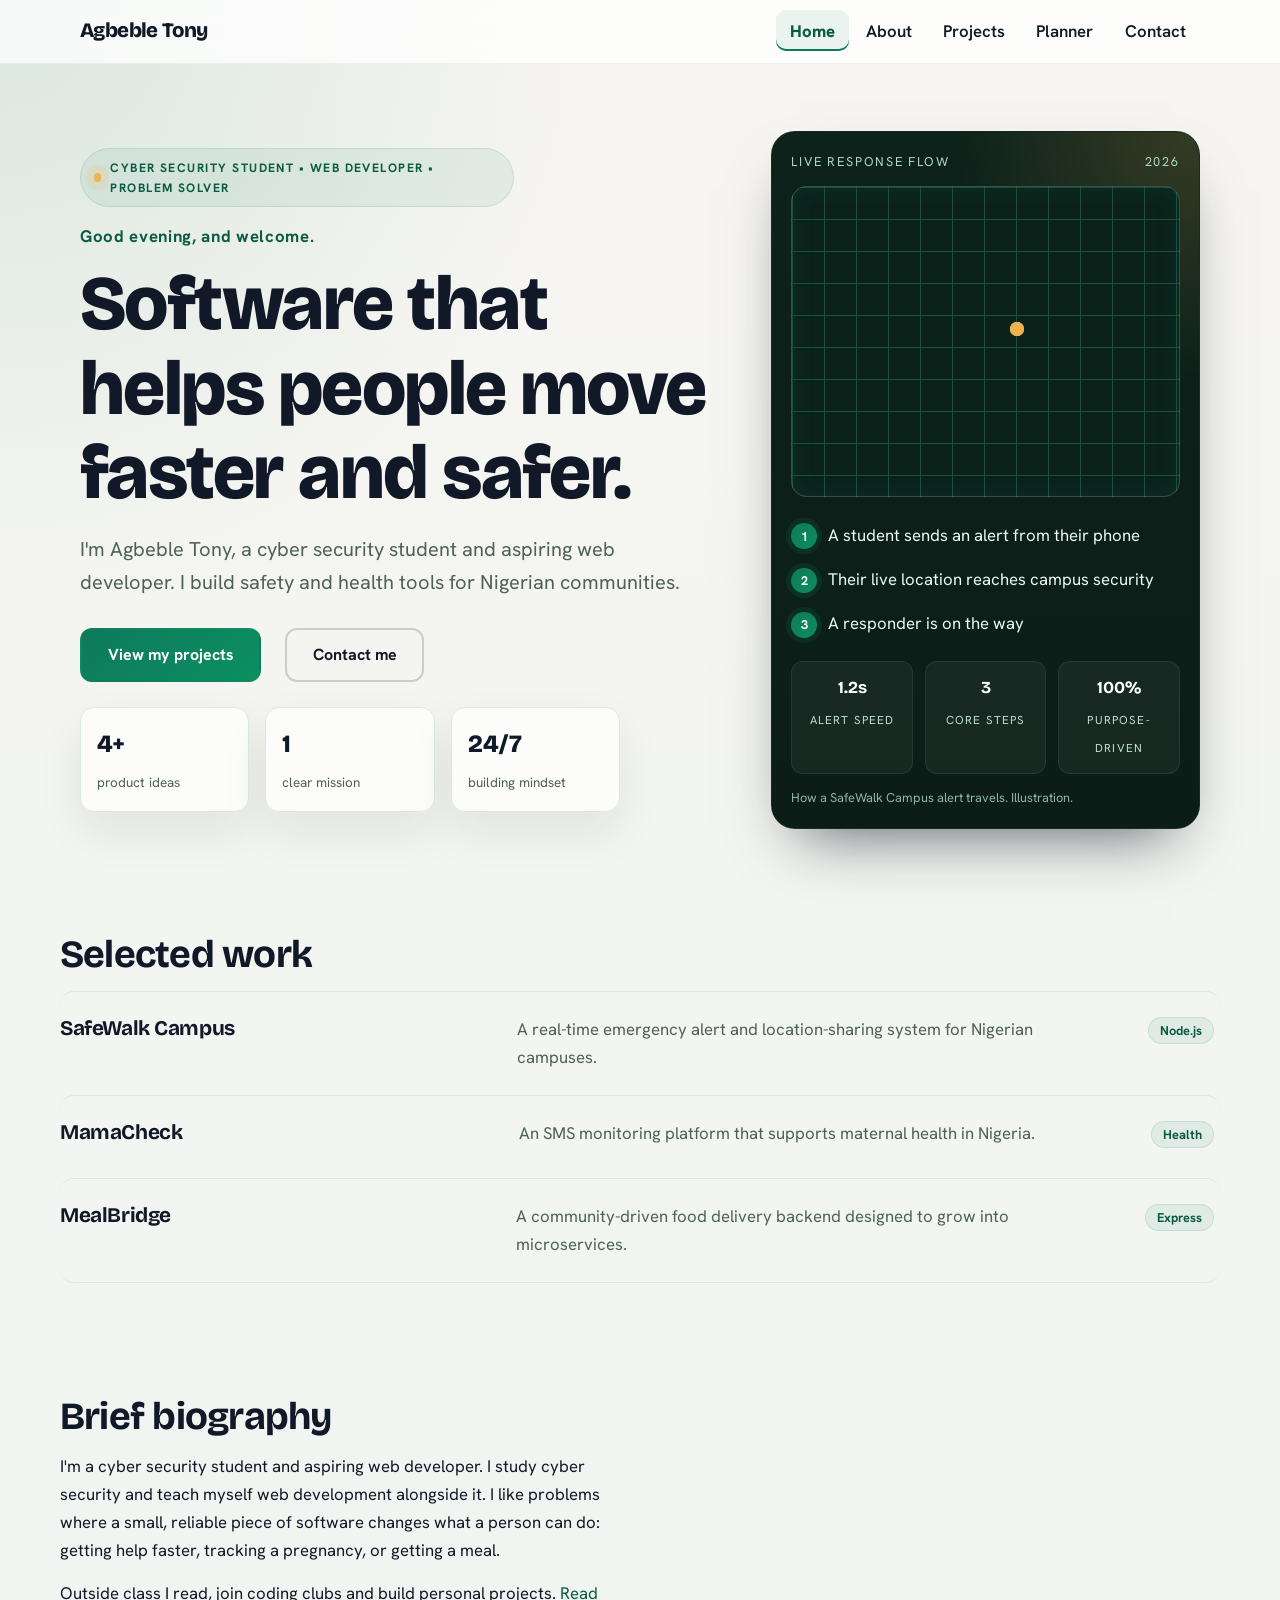
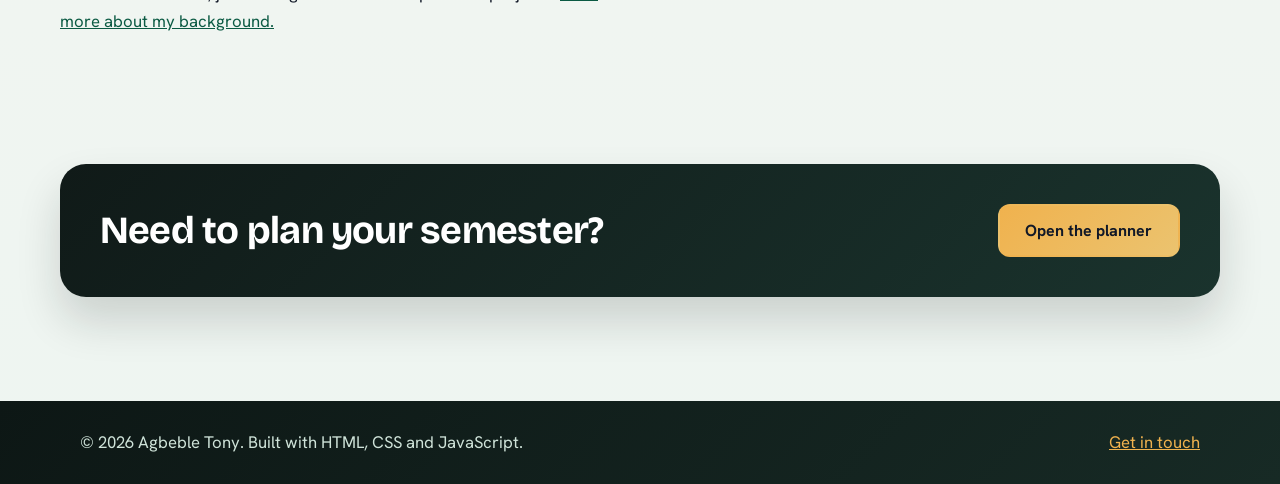
<file: student-portfolio/index.html>
<!DOCTYPE html>
<html lang="en">
<head>
  <meta charset="UTF-8">
  <meta name="viewport" content="width=device-width, initial-scale=1.0">
  <meta name="description" content="Agbeble Tony is a cyber security student and aspiring web developer building safety and health tools for Nigerian communities.">
  <title>Agbeble Tony | Cyber Security Student &amp; Web Developer</title>
  <link rel="preconnect" href="https://fonts.googleapis.com">
  <link rel="preconnect" href="https://fonts.gstatic.com" crossorigin>
  <link rel="stylesheet" href="https://fonts.googleapis.com/css2?family=Bricolage+Grotesque:opsz,wght@12..96,500;12..96,700;12..96,800&family=Hanken+Grotesk:wght@400;500;600;700&display=swap">
  <link rel="stylesheet" href="css/style.css">
</head>
<body>
  <a class="skip" href="#main">Skip to content</a>
  <header class="site-header">
    <nav class="nav-bar" aria-label="Main navigation">
      <a href="index.html" class="logo">Agbeble Tony</a>
      <ul class="nav-links" id="navLinks">
        <li><a href="index.html">Home</a></li>
        <li><a href="about.html">About</a></li>
        <li><a href="projects.html">Projects</a></li>
        <li><a href="planner.html">Planner</a></li>
        <li><a href="contact.html">Contact</a></li>
      </ul>
    </nav>
  </header>

  <main id="main">
    <section class="wrap hero">
      <div class="hero-copy">
        <p class="eyebrow">Cyber security student • web developer • problem solver</p>
        <p id="greeting">Welcome!</p>
        <h1>Software that helps people move faster and safer.</h1>
        <p class="lead">I'm Agbeble Tony, a cyber security student and aspiring web developer. I build safety and health tools for Nigerian communities.</p>
        <div class="cta-group">
          <a href="/student-portfolio/projects.html" class="btn">View my projects</a>
          <a href="/student-portfolio/contact.html" class="btn ghost">Contact me</a>
        </div>
        <div class="hero-stats" aria-label="Quick stats">
          <div><strong>4+</strong><span>product ideas</span></div>
          <div><strong>1</strong><span>clear mission</span></div>
          <div><strong>24/7</strong><span>building mindset</span></div>
        </div>
      </div>
      <figure class="radar premium-panel">
        <div class="radar-top"><span>Live response flow</span><span>2026</span></div>
        <div class="radar-map" aria-hidden="true"><span class="ping"></span></div>
        <ol class="flow">
          <li>A student sends an alert from their phone</li>
          <li>Their live location reaches campus security</li>
          <li>A responder is on the way</li>
        </ol>
        <div class="metric-grid">
          <div class="metric"><strong>1.2s</strong><span>Alert speed</span></div>
          <div class="metric"><strong>3</strong><span>Core steps</span></div>
          <div class="metric"><strong>100%</strong><span>Purpose-driven</span></div>
        </div>
        <figcaption>How a SafeWalk Campus alert travels. Illustration.</figcaption>
      </figure>
    </section>

    <section class="wrap section">
      <h2>Selected work</h2>
      <a class="work-row" href="projects.html">
        <h3>SafeWalk Campus</h3>
        <p>A real-time emergency alert and location-sharing system for Nigerian campuses.</p>
        <span class="tag">Node.js</span>
      </a>
      <a class="work-row" href="projects.html">
        <h3>MamaCheck</h3>
        <p>An SMS monitoring platform that supports maternal health in Nigeria.</p>
        <span class="tag">Health</span>
      </a>
      <a class="work-row" href="/student-portfolio/projects.html">
        <h3>MealBridge</h3>
        <p>A community-driven food delivery backend designed to grow into microservices.</p>
        <span class="tag">Express</span>
      </a>
    </section>

    <section class="wrap section">
      <h2>Brief biography</h2>
      <p>I'm a cyber security student and aspiring web developer. I study cyber security and teach myself web development alongside it. I like problems where a small, reliable piece of software changes what a person can do: getting help faster, tracking a pregnancy, or getting a meal.</p>
      <p>Outside class I read, join coding clubs and build personal projects. <a href="/student-portfolio/about.html">Read more about my background.</a></p>
    </section>

    <section class="wrap section">
      <div class="band">
        <h2>Need to plan your semester?</h2>
        <a href="/student-portfolio/planner.html" class="btn">Open the planner</a>
      </div>
    </section>
  </main>

  <footer class="site-footer">
    <div class="wrap">
      <p>&copy; <span id="year">2026</span> Agbeble Tony. Built with HTML, CSS and JavaScript.</p>
      <p><a href="contact.html">Get in touch</a></p>
    </div>
  </footer>
  <script src="js/main.js"></script>
</body>
</html>
</file>
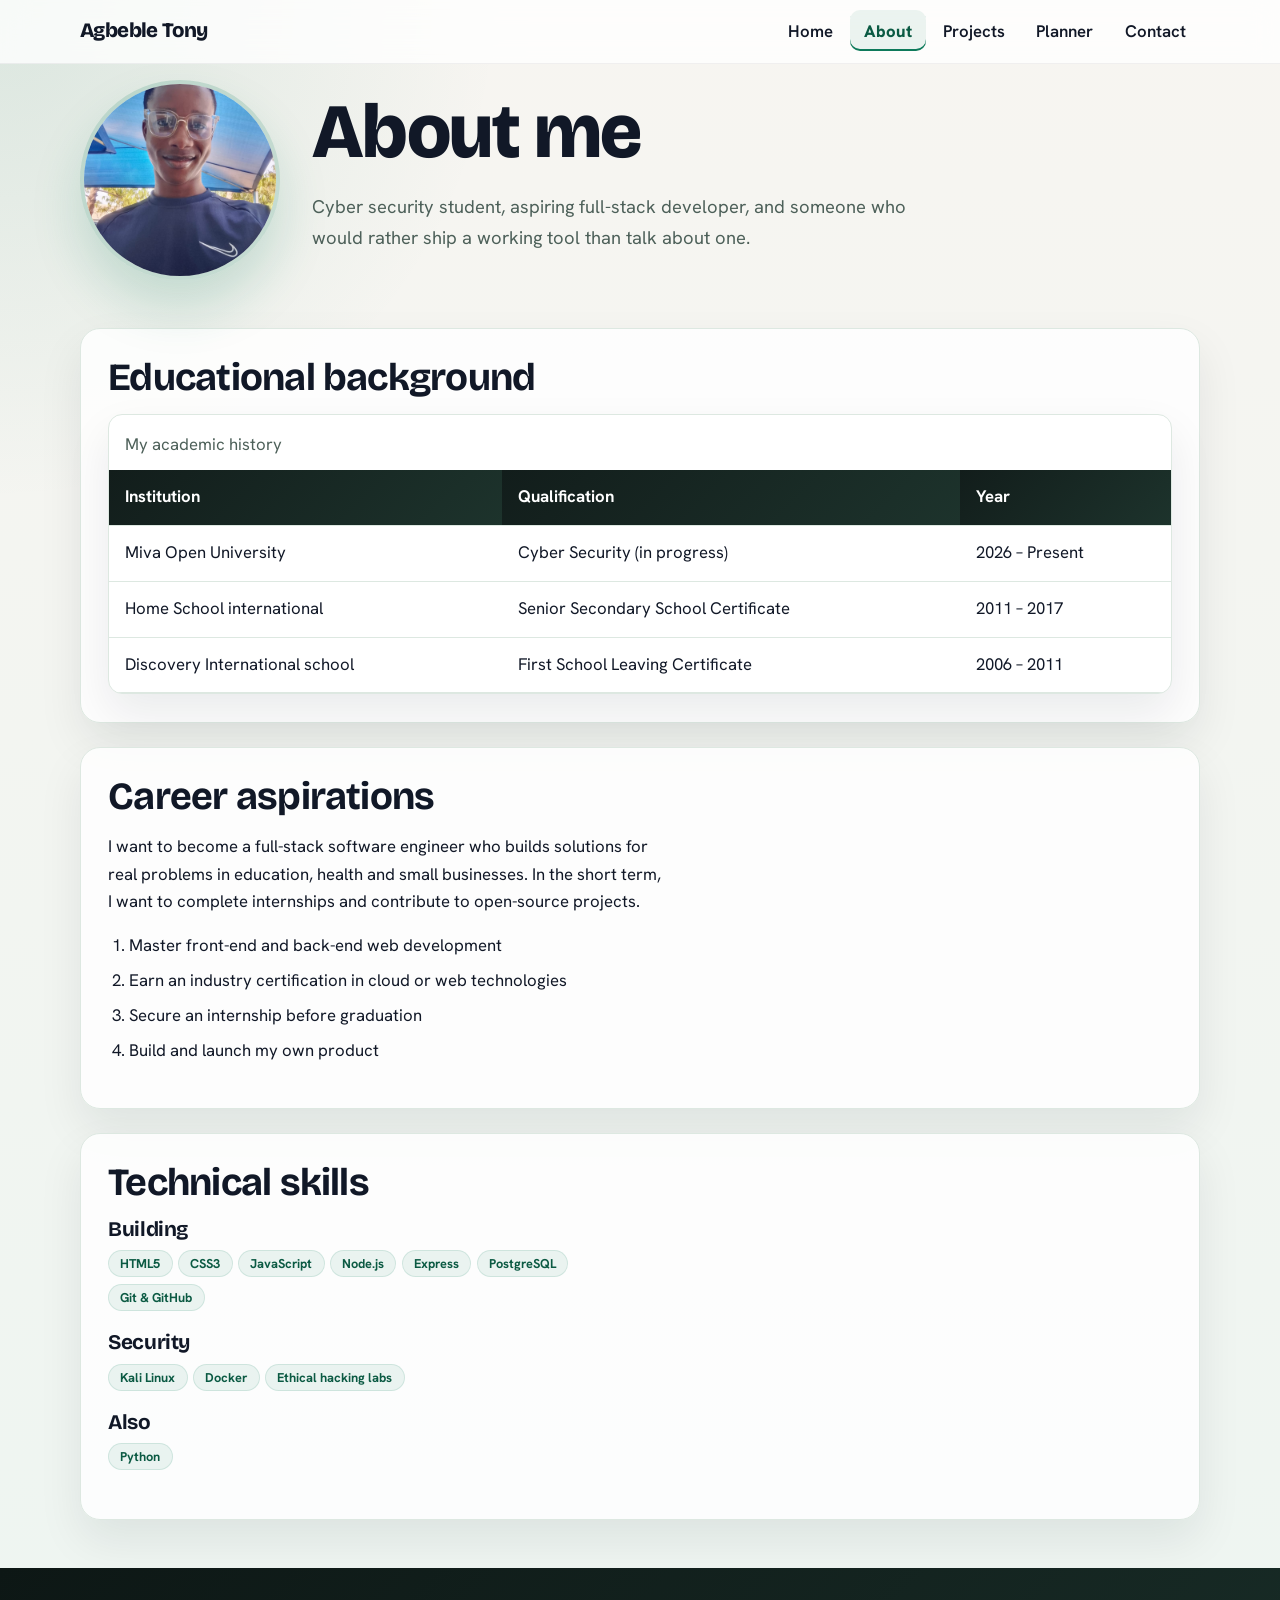
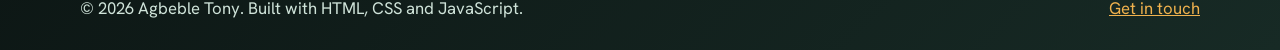
<file: student-portfolio/about.html>
<!DOCTYPE html>
<html lang="en">
<head>
  <meta charset="UTF-8">
  <meta name="viewport" content="width=device-width, initial-scale=1.0">
  <title>About | Agbeble Tony</title>
  <link rel="preconnect" href="https://fonts.googleapis.com">
  <link rel="preconnect" href="https://fonts.gstatic.com" crossorigin>
  <link rel="stylesheet" href="https://fonts.googleapis.com/css2?family=Bricolage+Grotesque:opsz,wght@12..96,500;12..96,700;12..96,800&family=Hanken+Grotesk:wght@400;500;600;700&display=swap">
  <link rel="stylesheet" href="css/style.css">
</head>
<body>
  <a class="skip" href="#main">Skip to content</a>
  <header class="site-header">
    <nav class="nav-bar" aria-label="Main navigation">
      <a href="index.html" class="logo">Agbeble Tony</a>
      <button class="menu-toggle" id="menuToggle" aria-label="Toggle menu" aria-expanded="false">&#9776;</button>
      <ul class="nav-links" id="navLinks">
        <li><a href="index.html">Home</a></li>
        <li><a href="about.html">About</a></li>
        <li><a href="projects.html">Projects</a></li>
        <li><a href="planner.html">Planner</a></li>
        <li><a href="contact.html">Contact</a></li>
      </ul>
    </nav>
  </header>

  <main id="main" class="wrap">
    <div class="page-head about-top">
      <img src="/student-portfolio/images/profile.jpeg" alt="AT monogram, a placeholder for Agbeble Tony's photo">
      <div>
        <h1>About me</h1>
        <p>Cyber security student, aspiring full-stack developer, and someone who would rather ship a working tool than talk about one.</p>
      </div>
    </div>

    <section class="card">
      <h2>Educational background</h2>
      <div class="table-wrap">
        <table>
          <caption>My academic history</caption>
          <thead><tr><th>Institution</th><th>Qualification</th><th>Year</th></tr></thead>
          <tbody>
            <tr><td>Miva Open University</td><td>Cyber Security (in progress)</td><td>2026 &ndash; Present</td></tr>
            <tr><td>Home School international</td><td>Senior Secondary School Certificate</td><td>2011 &ndash; 2017</td></tr>
            <tr><td>Discovery International school</td><td>First School Leaving Certificate</td><td>2006 &ndash; 2011</td></tr>
          </tbody>
        </table>
      </div>
    </section>

    <section class="card">
      <h2>Career aspirations</h2>
      <p>I want to become a full-stack software engineer who builds solutions for real problems in education, health and small businesses. In the short term, I want to complete internships and contribute to open-source projects.</p>
      <ol class="styled">
        <li>Master front-end and back-end web development</li>
        <li>Earn an industry certification in cloud or web technologies</li>
        <li>Secure an internship before graduation</li>
        <li>Build and launch my own product</li>
      </ol>
    </section>

    <section class="grid">
      <article class="card skill-group">
        <h2>Technical skills</h2>
        <h3>Building</h3>
        <p><span class="tag">HTML5</span><span class="tag">CSS3</span><span class="tag">JavaScript</span><span class="tag">Node.js</span><span class="tag">Express</span><span class="tag">PostgreSQL</span><span class="tag">Git &amp; GitHub</span></p>
        <h3>Security</h3>
        <p><span class="tag">Kali Linux</span><span class="tag">Docker</span><span class="tag">Ethical hacking labs</span></p>
        <h3>Also</h3>
        <p><span class="tag">Python</span></p>
      </article>
    </section>
  </main>

  <footer class="site-footer">
    <div class="wrap">
      <p>&copy; <span id="year">2026</span> Agbeble Tony. Built with HTML, CSS and JavaScript.</p>
      <p><a href="contact.html">Get in touch</a></p>
    </div>
  </footer>
  <script src="js/main.js"></script>
</body>
</html>
</file>
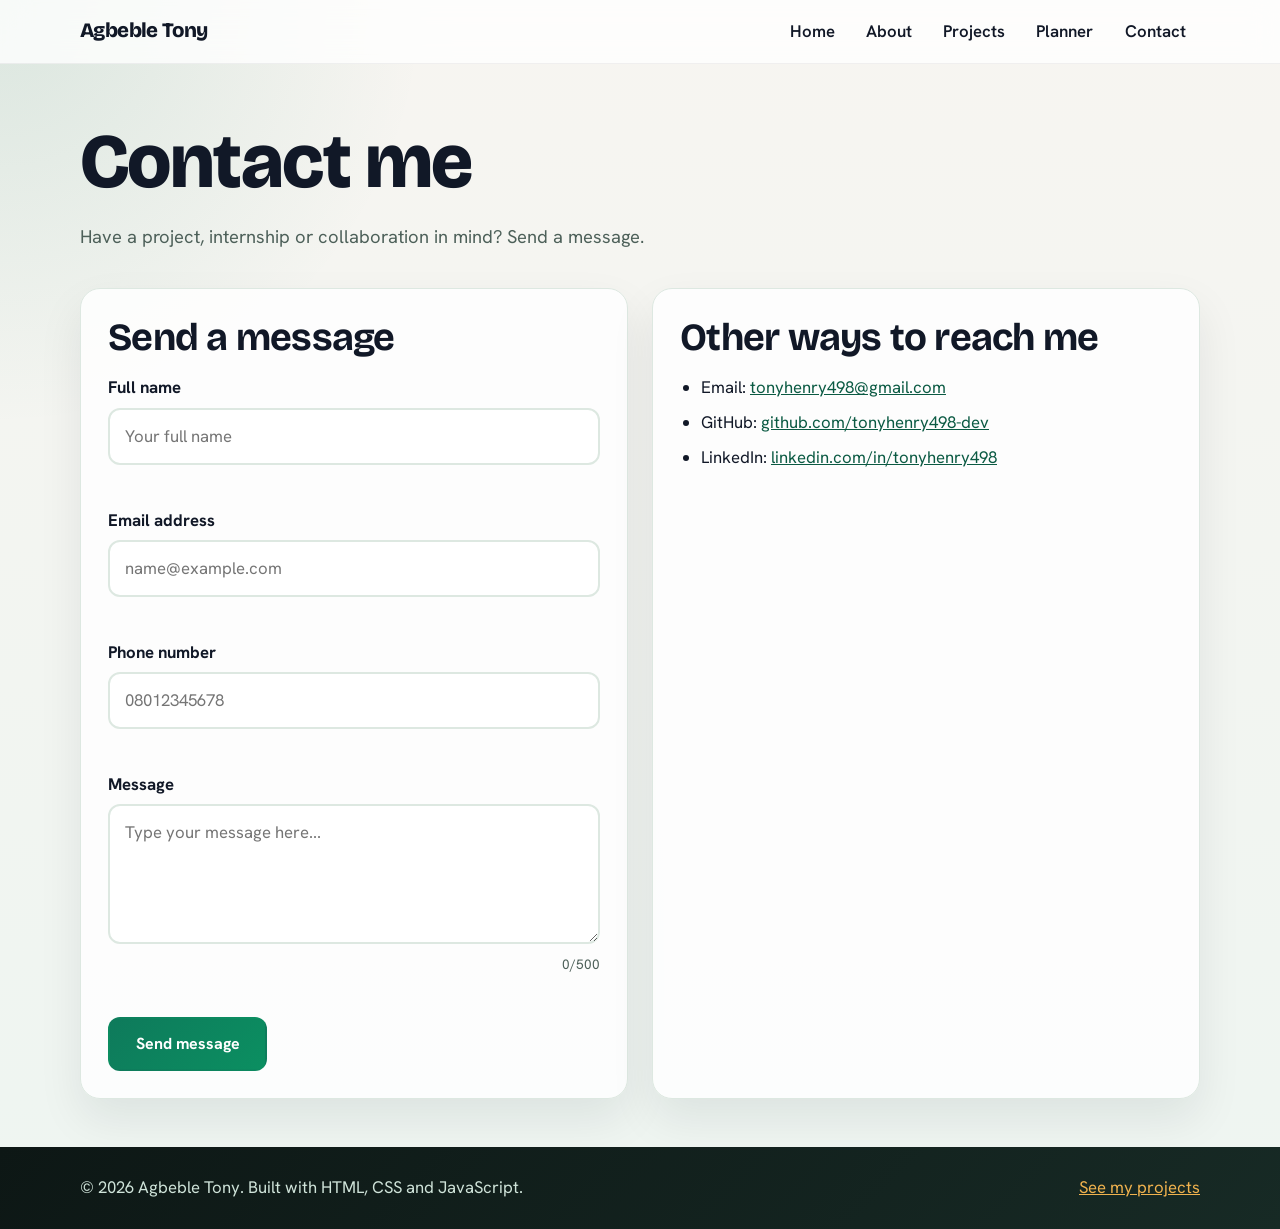
<file: student-portfolio/contact.html>
<!DOCTYPE html>
<html lang="en">
<head>
  <meta charset="UTF-8">
  <meta name="viewport" content="width=device-width, initial-scale=1.0">
  <title>Contact | Agbeble Tony</title>
  <link rel="preconnect" href="https://fonts.googleapis.com">
  <link rel="preconnect" href="https://fonts.gstatic.com" crossorigin>
  <link rel="stylesheet" href="https://fonts.googleapis.com/css2?family=Bricolage+Grotesque:opsz,wght@12..96,500;12..96,700;12..96,800&family=Hanken+Grotesk:wght@400;500;600;700&display=swap">
  <link rel="stylesheet" href="css/style.css">
</head>
<body>
  <a class="skip" href="#main">Skip to content</a>
  <header class="site-header">
    <nav class="nav-bar" aria-label="Main navigation">
      <a href="index.html" class="logo">Agbeble Tony</a>
      <button class="menu-toggle" id="menuToggle" aria-label="Toggle menu" aria-expanded="false">&#9776;</button>
      <ul class="nav-links" id="navLinks">
        <li><a href="/student-portfolio/index.html">Home</a></li>
        <li><a href="/student-portfolio/about.html">About</a></li>
        <li><a href="/student-portfolio/projects.html">Projects</a></li>
        <li><a href="/student-portfolio/planner.html">Planner</a></li>
        <li><a href="/student-portfolio/contact.html">Contact</a></li>
      </ul>
    </nav>
  </header>

  <main id="main" class="wrap">
    <div class="page-head">
      <h1>Contact me</h1>
      <p>Have a project, internship or collaboration in mind? Send a message.</p>
    </div>

    <div class="grid">
      <section class="card">
        <h2>Send a message</h2>
        <form id="contactForm" novalidate>
          <div class="field">
            <label for="name">Full name</label>
            <input type="text" id="name" name="name" placeholder="Your full name" autocomplete="name">
            <span class="error" id="nameError" role="alert"></span>
          </div>
          <div class="field">
            <label for="email">Email address</label>
            <input type="email" id="email" name="email" placeholder="name@example.com" autocomplete="email">
            <span class="error" id="emailError" role="alert"></span>
          </div>
          <div class="field">
            <label for="phone">Phone number</label>
            <input type="tel" id="phone" name="phone" placeholder="08012345678" autocomplete="tel">
            <span class="error" id="phoneError" role="alert"></span>
          </div>
          <div class="field">
            <label for="message">Message</label>
            <textarea id="message" name="message" placeholder="Type your message here..." maxlength="500"></textarea>
            <div class="count"><span id="msgCount">0</span>/500</div>
            <span class="error" id="messageError" role="alert"></span>
          </div>
          <button type="submit" class="btn">Send message</button>
          <div class="form-success" id="formSuccess" role="status"></div>
        </form>
      </section>

      <aside class="card">
        <h2>Other ways to reach me</h2>
        <ul class="styled">
          <li>Email: <a href="mailto:tonyhenry498@gmail.com">tonyhenry498@gmail.com</a></li>
          <li>GitHub: <a href="https://github.com/tonyhenry498-dev" target="_blank" rel="noopener">github.com/tonyhenry498-dev</a></li>
          <li>LinkedIn: <a href="https://linkedin.com/in/tonyhenry498" target="_blank" rel="noopener">linkedin.com/in/tonyhenry498</a></li>
        </ul>
      </aside>
    </div>
  </main>

  <footer class="site-footer">
    <div class="wrap">
      <p>&copy; <span id="year">2026</span> Agbeble Tony. Built with HTML, CSS and JavaScript.</p>
      <p><a href="projects.html">See my projects</a></p>
    </div>
  </footer>
  <script src="js/main.js"></script>
  <script src="js/contact.js"></script>
</body>
</html>
</file>
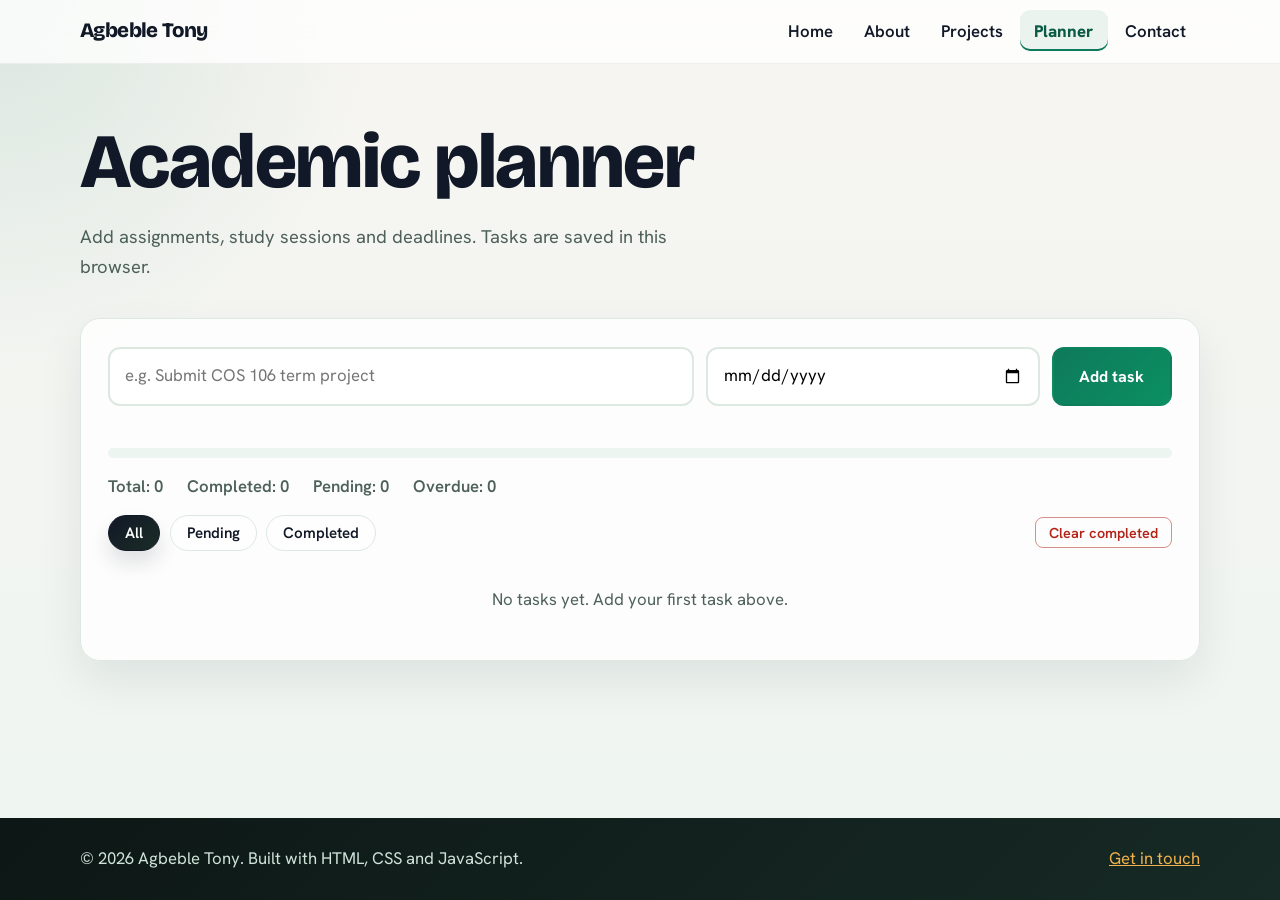
<file: student-portfolio/planner.html>
<!DOCTYPE html>
<html lang="en">
<head>
  <meta charset="UTF-8">
  <meta name="viewport" content="width=device-width, initial-scale=1.0">
  <title>Academic Planner | Agbeble Tony</title>
  <link rel="preconnect" href="https://fonts.googleapis.com">
  <link rel="preconnect" href="https://fonts.gstatic.com" crossorigin>
  <link rel="stylesheet" href="https://fonts.googleapis.com/css2?family=Bricolage+Grotesque:opsz,wght@12..96,500;12..96,700;12..96,800&family=Hanken+Grotesk:wght@400;500;600;700&display=swap">
  <link rel="stylesheet" href="css/style.css">
</head>
<body>
  <a class="skip" href="#main">Skip to content</a>
  <header class="site-header">
    <nav class="nav-bar" aria-label="Main navigation">
      <a href="index.html" class="logo">Agbeble Tony</a>
      <button class="menu-toggle" id="menuToggle" aria-label="Toggle menu" aria-expanded="false">&#9776;</button>
      <ul class="nav-links" id="navLinks">
        <li><a href="index.html">Home</a></li>
        <li><a href="about.html">About</a></li>
        <li><a href="projects.html">Projects</a></li>
        <li><a href="planner.html">Planner</a></li>
        <li><a href="contact.html">Contact</a></li>
      </ul>
    </nav>
  </header>

  <main id="main" class="wrap">
    <div class="page-head">
      <h1>Academic planner</h1>
      <p>Add assignments, study sessions and deadlines. Tasks are saved in this browser.</p>
    </div>

    <section class="card">
      <form id="taskForm" class="planner-form" novalidate>
        <input type="text" id="taskInput" placeholder="e.g. Submit COS 106 term project" aria-label="Task description">
        <input type="date" id="dateInput" aria-label="Due date">
        <button type="submit" class="btn">Add task</button>
      </form>
      <span class="error" id="taskError" role="alert"></span>

      <div class="progress" aria-hidden="true"><span id="progressBar"></span></div>
      <div class="task-stats">
        <span>Total: <span id="totalCount">0</span></span>
        <span>Completed: <span id="doneCount">0</span></span>
        <span>Pending: <span id="pendingCount">0</span></span>
        <span>Overdue: <span id="overdueCount">0</span></span>
      </div>

      <div class="toolbar">
        <div class="chips" role="group" aria-label="Filter tasks" style="margin:0">
          <button class="chip" data-filter="all" aria-pressed="true">All</button>
          <button class="chip" data-filter="pending" aria-pressed="false">Pending</button>
          <button class="chip" data-filter="done" aria-pressed="false">Completed</button>
        </div>
        <button type="button" class="delete-btn" id="clearDone">Clear completed</button>
      </div>

      <ul class="task-list" id="taskList"></ul>
    </section>
  </main>

  <footer class="site-footer">
    <div class="wrap">
      <p>&copy; <span id="year">2026</span> Agbeble Tony. Built with HTML, CSS and JavaScript.</p>
      <p><a href="contact.html">Get in touch</a></p>
    </div>
  </footer>
  <script src="js/main.js"></script>
  <script src="js/planner.js"></script>
</body>
</html>
</file>
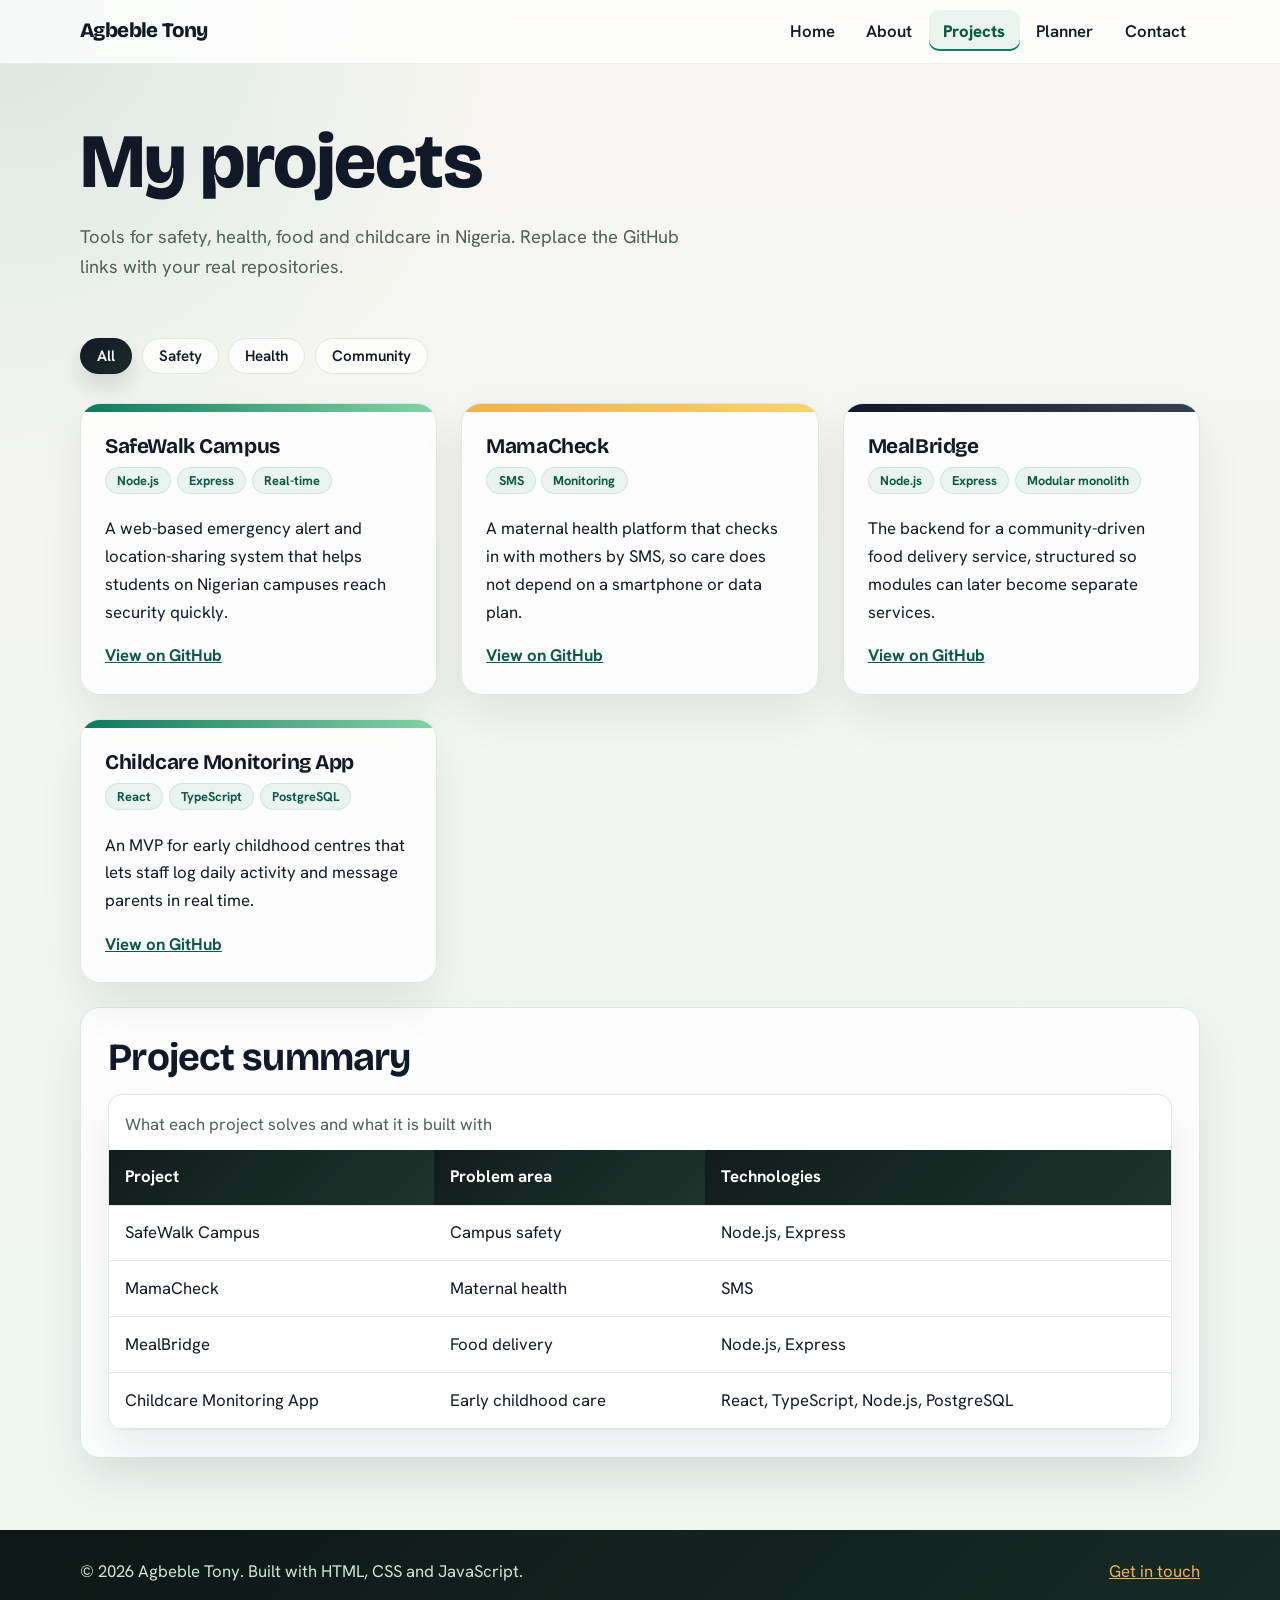
<file: student-portfolio/projects.html>
<!DOCTYPE html>
<html lang="en">
<head>
  <meta charset="UTF-8">
  <meta name="viewport" content="width=device-width, initial-scale=1.0">
  <title>Projects | Agbeble Tony</title>
  <link rel="preconnect" href="https://fonts.googleapis.com">
  <link rel="preconnect" href="https://fonts.gstatic.com" crossorigin>
  <link rel="stylesheet" href="https://fonts.googleapis.com/css2?family=Bricolage+Grotesque:opsz,wght@12..96,500;12..96,700;12..96,800&family=Hanken+Grotesk:wght@400;500;600;700&display=swap">
  <link rel="stylesheet" href="css/style.css">
</head>
<body>
  <a class="skip" href="#main">Skip to content</a>
  <header class="site-header">
    <nav class="nav-bar" aria-label="Main navigation">
      <a href="index.html" class="logo">Agbeble Tony</a>
      <button class="menu-toggle" id="menuToggle" aria-label="Toggle menu" aria-expanded="false">&#9776;</button>
      <ul class="nav-links" id="navLinks">
        <li><a href="index.html">Home</a></li>
        <li><a href="about.html">About</a></li>
        <li><a href="projects.html">Projects</a></li>
        <li><a href="planner.html">Planner</a></li>
        <li><a href="contact.html">Contact</a></li>
      </ul>
    </nav>
  </header>

  <main id="main" class="wrap">
    <div class="page-head">
      <h1>My projects</h1>
      <p>Tools for safety, health, food and childcare in Nigeria. Replace the GitHub links with your real repositories.</p>
    </div>

    <div class="chips" role="group" aria-label="Filter projects">
      <button class="chip" data-filter="all" aria-pressed="true">All</button>
      <button class="chip" data-filter="safety" aria-pressed="false">Safety</button>
      <button class="chip" data-filter="health" aria-pressed="false">Health</button>
      <button class="chip" data-filter="community" aria-pressed="false">Community</button>
    </div>

    <section class="grid" id="projectGrid">
      <article class="card project-card" data-tags="safety">
        <div class="bar"></div>
        <div class="body">
          <h3>SafeWalk Campus</h3>
          <p><span class="tag">Node.js</span><span class="tag">Express</span><span class="tag">Real-time</span></p>
          <p>A web-based emergency alert and location-sharing system that helps students on Nigerian campuses reach security quickly.</p>
          <a href="https://github.com/your-username/safewalk-campus" target="_blank" rel="noopener">View on GitHub</a>
        </div>
      </article>

      <article class="card project-card" data-tags="health">
        <div class="bar"></div>
        <div class="body">
          <h3>MamaCheck</h3>
          <p><span class="tag">SMS</span><span class="tag">Monitoring</span></p>
          <p>A maternal health platform that checks in with mothers by SMS, so care does not depend on a smartphone or data plan.</p>
          <a href="https://github.com/your-username/mamacheck" target="_blank" rel="noopener">View on GitHub</a>
        </div>
      </article>

      <article class="card project-card" data-tags="community">
        <div class="bar"></div>
        <div class="body">
          <h3>MealBridge</h3>
          <p><span class="tag">Node.js</span><span class="tag">Express</span><span class="tag">Modular monolith</span></p>
          <p>The backend for a community-driven food delivery service, structured so modules can later become separate services.</p>
          <a href="https://github.com/your-username/mealbridge" target="_blank" rel="noopener">View on GitHub</a>
        </div>
      </article>

      <article class="card project-card" data-tags="safety community">
        <div class="bar"></div>
        <div class="body">
          <h3>Childcare Monitoring App</h3>
          <p><span class="tag">React</span><span class="tag">TypeScript</span><span class="tag">PostgreSQL</span></p>
          <p>An MVP for early childhood centres that lets staff log daily activity and message parents in real time.</p>
          <a href="https://github.com/your-username/eccde-monitoring" target="_blank" rel="noopener">View on GitHub</a>
        </div>
      </article>
    </section>

    <section class="card" style="margin-top:1.5rem">
      <h2>Project summary</h2>
      <div class="table-wrap">
        <table>
          <caption>What each project solves and what it is built with</caption>
          <thead><tr><th>Project</th><th>Problem area</th><th>Technologies</th></tr></thead>
          <tbody>
            <tr><td>SafeWalk Campus</td><td>Campus safety</td><td>Node.js, Express</td></tr>
            <tr><td>MamaCheck</td><td>Maternal health</td><td>SMS</td></tr>
            <tr><td>MealBridge</td><td>Food delivery</td><td>Node.js, Express</td></tr>
            <tr><td>Childcare Monitoring App</td><td>Early childhood care</td><td>React, TypeScript, Node.js, PostgreSQL</td></tr>
          </tbody>
        </table>
      </div>
    </section>
  </main>

  <footer class="site-footer">
    <div class="wrap">
      <p>&copy; <span id="year">2026</span> Agbeble Tony. Built with HTML, CSS and JavaScript.</p>
      <p><a href="contact.html">Get in touch</a></p>
    </div>
  </footer>
  <script src="js/main.js"></script>
</body>
</html>
</file>
<file: student-portfolio/css/style.css>
/* Agbeble Tony portfolio: ink + Nigerian green, built around one idea: an alert that gets answered */
:root{
  --ink:#111827; --green:#0e7a5b; --green-d:#0b5a43; --mist:#edf5f1; --paper:#f5f3ee;
  --line:#dde8e1; --amber:#f0b24e; --muted:#4d6059; --danger:#b42318;
  --panel:#ffffff; --shadow:0 20px 45px rgba(17,24,39,.08);
  --r:20px;
  --display:"Bricolage Grotesque","Segoe UI",system-ui,sans-serif;
  --body:"Hanken Grotesk","Segoe UI",system-ui,sans-serif;
}
*{box-sizing:border-box;margin:0;padding:0}
html{scroll-behavior:smooth}
body{font-family:var(--body);background:radial-gradient(circle at top left, rgba(14,122,91,.12), transparent 24%), linear-gradient(180deg, #f7f5f1 0%, #eef5f1 100%);color:var(--ink);line-height:1.65;min-height:100vh;display:flex;flex-direction:column;font-size:1.05rem}
img{max-width:100%;display:block}
a{color:var(--green-d)}
h1,h2,h3{font-family:var(--display);line-height:1.1;letter-spacing:-.02em}
h1{font-size:clamp(2.8rem,6vw,5rem);font-weight:800;margin-bottom:1.1rem;max-width:14ch}
h2{font-size:clamp(1.7rem,3vw,2.5rem);font-weight:700;margin-bottom:1rem}
h3{font-size:1.3rem;font-weight:700;margin-bottom:.45rem}
p{margin-bottom:1rem;max-width:62ch}
:focus-visible{outline:3px solid var(--amber);outline-offset:3px;border-radius:4px}
.skip{position:absolute;left:-999px;top:0;background:var(--ink);color:#fff;padding:.6rem 1rem;z-index:50}
.skip:focus{left:0}
.wrap{width:100%;max-width:1160px;margin:0 auto;padding:0 1.25rem}
main{flex:1}
.section{padding:3.5rem 0}
.page-head{padding:3.5rem 0 1.25rem}
.page-head p{font-size:1.15rem;color:var(--muted)}
.muted{color:var(--muted)}

/* Header */
.site-header{background:rgba(255,255,255,.78);backdrop-filter:blur(14px);border-bottom:1px solid rgba(17,24,39,.06);position:sticky;top:0;z-index:20;transition:box-shadow .25s ease,border-color .25s ease}
.site-header.scrolled{box-shadow:0 16px 40px rgba(17,24,39,.08);border-color:rgba(17,24,39,.1)}
.nav-bar{max-width:1160px;margin:0 auto;padding:.9rem 1.25rem;display:flex;align-items:center;justify-content:space-between;position:relative}
.logo{font-family:var(--display);font-weight:800;font-size:1.28rem;color:var(--ink);text-decoration:none;display:flex;align-items:center;gap:.65rem;letter-spacing:-.03em}
.nav-links{list-style:none;display:flex;gap:.15rem;align-items:center}
.nav-links a{color:var(--ink);text-decoration:none;padding:.62rem .9rem;border-radius:10px;font-weight:600;transition:background .2s,color .2s,transform .2s}
.nav-links a:hover{background:rgba(14,122,91,.08);transform:translateY(-1px)}
.nav-links a.active{color:var(--green-d);font-weight:800;background:rgba(14,122,91,.08);box-shadow:inset 0 -2px 0 var(--green)}
.menu-toggle{display:none;background:none;border:1.5px solid rgba(17,24,39,.25);color:var(--ink);font-size:1.3rem;padding:.1rem .6rem;border-radius:8px;cursor:pointer}

/* Buttons */
.btn{display:inline-block;background:linear-gradient(135deg, var(--green), #0b8f61);color:#fff;padding:.9rem 1.6rem;border:2px solid transparent;border-radius:12px;text-decoration:none;font:700 1rem var(--body);cursor:pointer;transition:transform .2s, box-shadow .2s, filter .2s}
.btn:hover{transform:translateY(-2px);box-shadow:0 16px 30px rgba(14,122,91,.22);filter:saturate(1.04)}
.btn:active{transform:translateY(0)}
.btn.ghost{background:transparent;color:var(--ink);border-color:rgba(17,24,39,.18);margin-left:.5rem}
.btn.ghost:hover{background:var(--ink);color:#fff;box-shadow:none}
.btn.small{padding:.45rem .9rem;font-size:.9rem}

/* Hero */
.hero{display:grid;grid-template-columns:1.2fr .8fr;gap:3rem;align-items:center;padding:4.2rem 1.25rem 3rem}
.hero-copy{max-width:640px}
.eyebrow{display:inline-flex;align-items:center;gap:.55rem;font-size:.76rem;font-weight:700;letter-spacing:.12em;text-transform:uppercase;color:var(--green-d);background:rgba(14,122,91,.08);padding:.55rem .8rem;border:1px solid rgba(14,122,91,.12);border-radius:999px;margin-bottom:1rem}
.eyebrow::before{content:"";display:inline-block;width:.55rem;height:.55rem;border-radius:50%;background:var(--amber);box-shadow:0 0 0 8px rgba(240,178,78,.15)}
.hero .lead{font-size:1.25rem;color:var(--muted);margin-bottom:1.8rem;max-width:56ch}
.cta-group{display:flex;gap:1rem;flex-wrap:wrap;margin-bottom:1.6rem}
#greeting{font-weight:700;color:var(--green-d);margin-bottom:.7rem;letter-spacing:.04em}
.hero-stats{display:grid;grid-template-columns:repeat(3, minmax(0,1fr));gap:1rem;max-width:540px}
.hero-stats div{background:rgba(255,255,255,.75);border:1px solid var(--line);border-radius:14px;padding:.95rem 1rem;box-shadow:var(--shadow)}
.hero-stats strong{display:block;font-size:1.55rem;font-family:var(--display);font-weight:800;color:var(--ink);margin-bottom:.2rem}
.hero-stats span{font-size:.84rem;color:var(--muted)}
.radar{background:linear-gradient(180deg, #0d221b 0%, #0b1d16 100%);color:#d9efe4;border-radius:24px;padding:1.2rem;box-shadow:0 30px 60px -28px rgba(17,24,39,.7);border:1px solid rgba(255,255,255,.05)}
.premium-panel{position:relative;overflow:hidden}
.premium-panel::before{content:"";position:absolute;inset:0;background:radial-gradient(circle at top right, rgba(240,178,78,.18), transparent 30%);pointer-events:none}
.radar-top{display:flex;justify-content:space-between;align-items:center;font-size:.8rem;text-transform:uppercase;letter-spacing:.14em;color:#acd7c2;margin-bottom:.9rem;position:relative;z-index:1}
.radar-map{position:relative;aspect-ratio:5/4;border-radius:16px;border:1px solid rgba(171,213,192,.25);overflow:hidden;box-shadow:inset 0 0 22px rgba(14,122,91,.15);background:linear-gradient(#1f4d3d 1px,transparent 1px) 0 0/32px 32px,linear-gradient(90deg,#1f4d3d 1px,transparent 1px) 0 0/32px 32px,#0b221b;position:relative;z-index:1}
.ping{position:absolute;left:58%;top:46%;width:14px;height:14px;margin:-7px;border-radius:50%;background:var(--amber)}
.ping::before,.ping::after{content:"";position:absolute;inset:0;border-radius:50%;border:2px solid var(--amber);animation:ring 2.4s ease-out infinite}
.ping::after{animation-delay:1.2s}
@keyframes ring{from{transform:scale(1);opacity:.9}to{transform:scale(7);opacity:0}}
.flow{list-style:none;counter-reset:s;margin:1rem 0 .8rem;position:relative;z-index:1}
.flow li{counter-increment:s;display:flex;gap:.72rem;padding:.52rem 0;opacity:0;animation:reveal .6s ease forwards;color:#edf9f2}
.flow li::before{content:counter(s);flex:none;width:1.6rem;height:1.6rem;border-radius:50%;background:linear-gradient(135deg, var(--green), #0d8d5d);color:#fff;font-size:.8rem;font-weight:700;display:grid;place-items:center;margin-top:.12rem;box-shadow:0 0 0 5px rgba(14,122,91,.18)}
.flow li:nth-child(1){animation-delay:.5s}.flow li:nth-child(2){animation-delay:1.5s}.flow li:nth-child(3){animation-delay:2.5s}
@keyframes reveal{from{opacity:0;transform:translateX(-8px)}to{opacity:1;transform:none}}
.metric-grid{display:grid;grid-template-columns:repeat(3,1fr);gap:.75rem;position:relative;z-index:1;margin-top:.9rem}
.metric{background:rgba(255,255,255,.05);border:1px solid rgba(255,255,255,.08);border-radius:12px;padding:.8rem .7rem;text-align:center}
.metric strong{display:block;font-size:1.05rem;color:#fff;font-family:var(--display);margin-bottom:.2rem}
.metric span{color:#bfe0cf;font-size:.72rem;text-transform:uppercase;letter-spacing:.1em}
.radar figcaption{font-size:.8rem;color:#8fb5a4;position:relative;z-index:1;margin-top:.8rem}

/* Work rows */
.work-row{display:grid;grid-template-columns:1fr 1.4fr auto;gap:1.5rem;align-items:baseline;padding:1.5rem 0;border-top:1px solid var(--line);text-decoration:none;color:var(--ink);transition:background .2s,padding .2s;border-radius:14px}
.work-row:last-child{border-bottom:1px solid var(--line)}
.work-row:hover{background:rgba(255,255,255,.7);box-shadow:var(--shadow);padding-left:1rem;padding-right:1rem}
.work-row p{margin:0;color:var(--muted)}
.band{background:linear-gradient(135deg, #101a18, #1a332d);color:#fff;border-radius:26px;padding:2.5rem;display:flex;justify-content:space-between;align-items:center;gap:1.5rem;flex-wrap:wrap;box-shadow:0 24px 44px rgba(16,26,24,.16)}
.band h2{margin:0}
.band .btn{background:linear-gradient(135deg, var(--amber), #ebc36f);border-color:transparent;color:var(--ink)}

/* Cards & grids */
.card{background:rgba(255,255,255,.85);border:1px solid var(--line);border-radius:var(--r);padding:1.7rem;margin-bottom:1.5rem;box-shadow:var(--shadow)}
.grid{display:grid;grid-template-columns:repeat(auto-fit,minmax(280px,1fr));gap:1.5rem}
.grid .card{margin-bottom:0}
.project-card{padding:0;overflow:hidden;display:flex;flex-direction:column;transition:transform .2s, box-shadow .2s}
.project-card:hover{transform:translateY(-3px);box-shadow:0 24px 38px rgba(17,24,39,.08)}
.project-card .bar{height:8px;background:linear-gradient(90deg, var(--green), #86d2a7)}
.project-card:nth-child(2) .bar{background:linear-gradient(90deg, var(--amber), #f9d270)}
.project-card:nth-child(3) .bar{background:linear-gradient(90deg, #111827, #374151)}
.project-card .body{padding:1.5rem;display:flex;flex-direction:column;flex:1}
.project-card .body a{margin-top:auto;font-weight:700}
.project-card[hidden]{display:none}
.tag{display:inline-block;background:rgba(14,122,91,.08);color:var(--green-d);font-size:.8rem;font-weight:700;padding:.12rem .7rem;border-radius:999px;margin:0 .35rem .35rem 0;border:1px solid rgba(14,122,91,.12)}
.chips{display:flex;gap:.6rem;flex-wrap:wrap;margin:1.2rem 0 1.8rem}
.chip{background:rgba(255,255,255,.75);border:1.5px solid var(--line);border-radius:999px;padding:.45rem 1rem;font:600 .95rem var(--body);cursor:pointer;color:var(--ink);transition:all .2s ease}
.chip:hover{border-color:rgba(14,122,91,.32)}
.chip[aria-pressed="true"]{background:linear-gradient(135deg, var(--ink), #1b2d26);border-color:var(--ink);color:#fff;box-shadow:0 12px 20px rgba(17,24,39,.12)}

/* Lists, tables */
ul.styled,ol.styled{margin:0 0 1rem 1.3rem}
ul.styled li,ol.styled li{margin-bottom:.45rem}
.table-wrap{overflow-x:auto;border:1px solid var(--line);border-radius:14px;background:#fff;box-shadow:var(--shadow)}
table{width:100%;border-collapse:collapse}
caption{text-align:left;color:var(--muted);padding:1rem 1rem .7rem}
th,td{padding:.85rem 1rem;text-align:left;border-bottom:1px solid var(--line)}
th{background:linear-gradient(135deg, #121d1b, #1d332c);color:#fff;font-weight:700}
tbody tr:hover{background:rgba(14,122,91,.04)}
.about-top{display:grid;grid-template-columns:200px 1fr;gap:2rem;align-items:center;margin-bottom:2rem;padding:1rem 0}
.about-top img{width:200px;height:200px;border-radius:50%;border:4px solid rgba(14,122,91,.18);box-shadow:0 28px 50px rgba(14,122,91,.18);object-fit:cover}
.skill-group h3{margin-top:1rem}
video,audio{width:100%;border-radius:var(--r);margin-top:.5rem}

/* Planner */
.planner-form{display:flex;gap:.75rem;flex-wrap:wrap}
.planner-form input[type=text]{flex:2 1 220px}
.planner-form input[type=date]{flex:1 1 150px}
.progress{height:10px;background:var(--mist);border-radius:99px;overflow:hidden;margin-top:1.2rem}
.progress span{display:block;height:100%;width:0;background:linear-gradient(90deg, var(--green), #8edcb7);transition:width .5s ease}
.task-stats{display:flex;gap:1.5rem;flex-wrap:wrap;color:var(--muted);font-weight:600;margin:.9rem 0}
.toolbar{display:flex;justify-content:space-between;gap:.6rem;flex-wrap:wrap;align-items:center}
.task-list{list-style:none;margin-top:1rem}
.task-item{display:flex;align-items:center;gap:.8rem;border:1px solid var(--line);border-left:5px solid var(--green);border-radius:12px;padding:.8rem 1rem;margin-bottom:.7rem;background:rgba(255,255,255,.9);box-shadow:0 12px 24px rgba(17,24,39,.04)}
.task-item.completed{border-left-color:#8ea79f;opacity:.72}
.task-item.completed .task-title{text-decoration:line-through}
.task-item.overdue{border-left-color:var(--danger)}
.task-text{flex:1;word-break:break-word}
.task-date{font-size:.85rem;color:var(--muted)}
.overdue .task-date{color:var(--danger);font-weight:600}
.task-item input[type=checkbox]{width:20px;height:20px;accent-color:var(--green);cursor:pointer}
.delete-btn{background:none;color:var(--danger);border:1.5px solid rgba(180,35,24,.5);border-radius:8px;padding:.35rem .8rem;cursor:pointer;font:600 .9rem var(--body);transition:all .2s ease}
.delete-btn:hover{background:var(--danger);color:#fff}
.empty-msg{text-align:center;color:var(--muted);padding:1.2rem}

/* Forms */
form .field{margin-bottom:1.15rem}
label{display:block;font-weight:700;margin-bottom:.35rem}
input[type=text],input[type=email],input[type=tel],input[type=date],textarea{width:100%;padding:.8rem .9rem;border:2px solid var(--line);border-radius:12px;font:inherit;background:#fff;transition:border-color .2s, box-shadow .2s}
input:focus,textarea:focus{outline:none;border-color:var(--green);box-shadow:0 0 0 4px rgba(14,122,91,.08)}
textarea{min-height:140px;resize:vertical}
.error{color:var(--danger);font-size:.88rem;min-height:1.2rem;display:block;margin-top:.25rem}
input.invalid,textarea.invalid{border-color:var(--danger)}
.count{font-size:.85rem;color:var(--muted);text-align:right}
.form-success{background:rgba(14,122,91,.1);color:var(--green-d);border:1px solid rgba(14,122,91,.25);padding:1rem;border-radius:12px;margin-top:1rem;display:none;font-weight:700}

/* Footer */
.site-footer{background:linear-gradient(135deg, #0d1715 0%, #172a25 100%);color:#cfe3d9;padding:1.7rem 1.25rem;margin-top:3rem}
.site-footer .wrap{display:flex;justify-content:space-between;gap:1rem;flex-wrap:wrap}
.site-footer p{margin:0;max-width:none}
.site-footer a{color:var(--amber)}

@media (max-width:800px){
  .hero{grid-template-columns:1fr;padding-top:2.5rem}
  .work-row{grid-template-columns:1fr;gap:.3rem}
  .about-top{grid-template-columns:1fr}
  .menu-toggle{display:block}
  .nav-links{display:none;position:absolute;top:100%;left:0;right:0;background:var(--paper);border-bottom:1px solid var(--line);flex-direction:column;padding:.6rem 1.25rem 1rem}
  .nav-links.open{display:flex}
}
@media (prefers-reduced-motion:reduce){
  *{animation:none!important;transition:none!important}
  .flow li{opacity:1}
}
</file>
